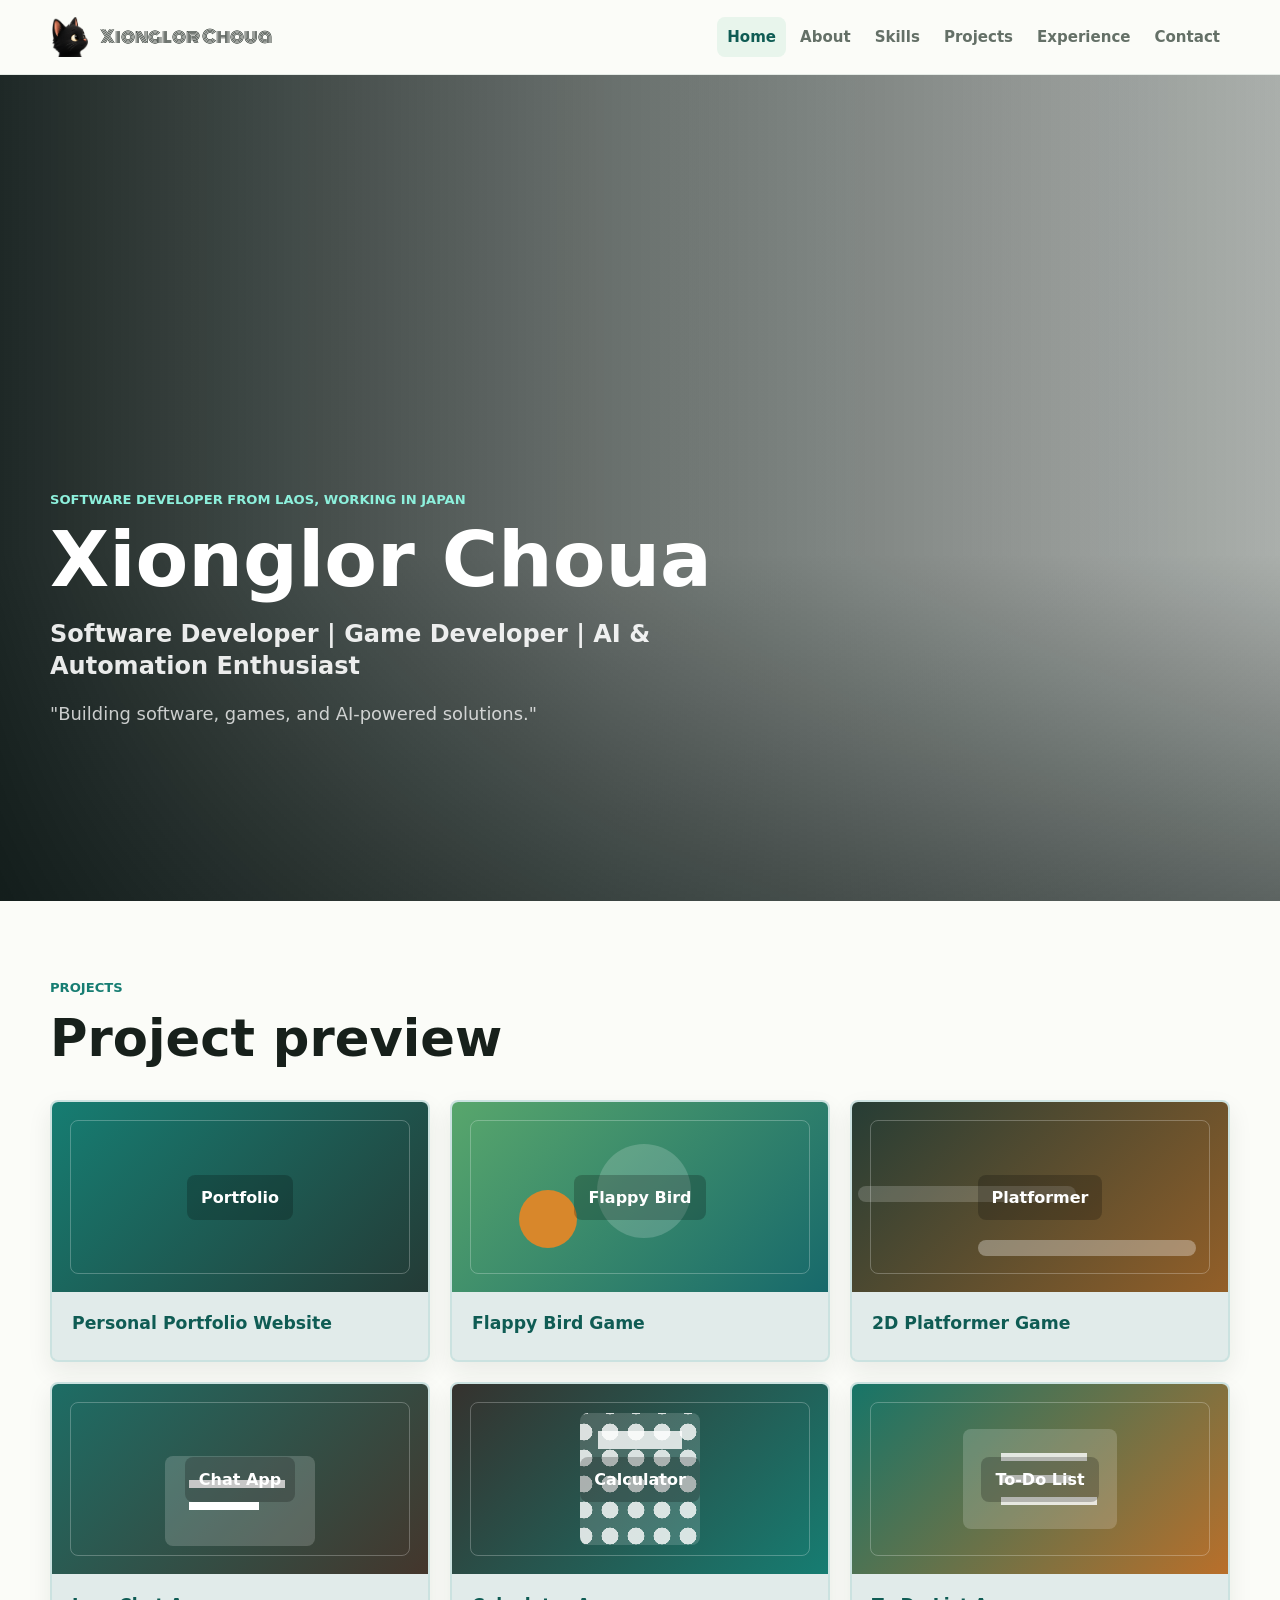
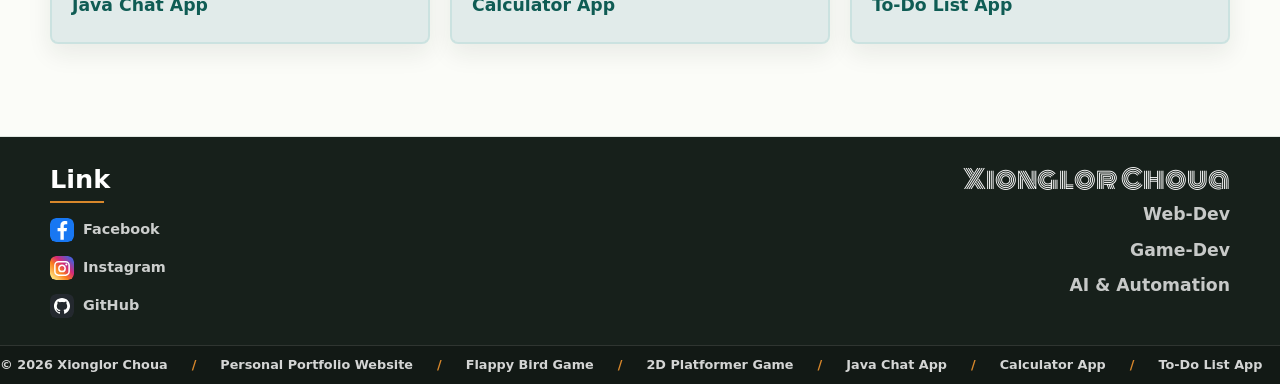
<file: index.html>
<!DOCTYPE html>
<html lang="en">
  <head>
    <meta charset="UTF-8" />
    <meta name="viewport" content="width=device-width, initial-scale=1.0" />
    <title>Xiong-Dev</title>
    <meta
      name="description"
      content="Personal portfolio home page for Xionglor Choua, a software developer from Laos working in Japan."
    />
    <link rel="icon" type="image/png" href="src/assets/images/favicon.png" />
    <link rel="shortcut icon" type="image/png" href="src/assets/images/favicon.png" />
    <link rel="stylesheet" href="src/assets/css/style.css" />
  </head>
  <body data-page="home">
    <header class="site-header">
      <nav class="navbar" aria-label="Main navigation">
        <a class="logo" href="index.html" aria-label="Xionglor Choua home">
          <img class="logo-icon" src="src/assets/images/icon.png" alt="" width="40" height="40" />
          <span class="logo-name">Xionglor Choua</span>
        </a>

        <button
          class="menu-toggle"
          type="button"
          aria-label="Open navigation menu"
          aria-expanded="false"
          aria-controls="primary-menu"
        >
          <span></span>
          <span></span>
          <span></span>
        </button>

        <ul class="nav-links" id="primary-menu">
          <li><a href="index.html" data-page="home">Home</a></li>
          <li><a href="src/pages/about.html" data-page="about">About</a></li>
          <li><a href="src/pages/skills.html" data-page="skills">Skills</a></li>
          <li><a href="src/pages/projects.html" data-page="projects">Projects</a></li>
          <li><a href="src/pages/experience.html" data-page="experience">Experience</a></li>
          <li><a href="src/pages/contact.html" data-page="contact">Contact</a></li>
        </ul>
      </nav>
    </header>

    <main>
      <section class="hero main-visual" id="home">
        <video
          class="main-visual-video"
          autoplay
          muted
          loop
          playsinline
          webkit-playsinline
          disablepictureinpicture
          disableremoteplayback
          controlslist="nodownload nofullscreen noremoteplayback"
          x-webkit-airplay="deny"
          preload="auto"
          aria-hidden="true"
        >
          <source src="src/assets/videos/main-visual.mp4" type="video/mp4" />
        </video>
        <img
          class="main-visual-fallback"
          src="src/assets/images/main-visual-poster.png"
          alt=""
          aria-hidden="true"
        />
        <div class="main-visual-overlay"></div>

        <div class="hero-content reveal">
          <p class="eyebrow">Software Developer from Laos, working in Japan</p>
          <h1>Xionglor Choua</h1>
          <h2>Software Developer | Game Developer | AI &amp; Automation Enthusiast</h2>
          <p class="hero-tagline">"Building software, games, and AI-powered solutions."</p>
        </div>
      </section>

      <section class="section home-projects" aria-labelledby="home-projects-title">
        <div class="section-heading reveal">
          <p class="eyebrow">Projects</p>
          <h2 id="home-projects-title">Project preview</h2>
        </div>

        <div class="home-projects-grid">
          <a class="project-card home-project-card reveal" href="src/pages/projects.html" aria-label="View Personal Portfolio Website project">
            <div class="project-image portfolio-preview" aria-hidden="true">
              <span>Portfolio</span>
            </div>
            <h3>Personal Portfolio Website</h3>
          </a>

          <a class="project-card home-project-card reveal" href="src/pages/projects.html" aria-label="View Flappy Bird Game project">
            <div class="project-image flappy-preview" aria-hidden="true">
              <span>Flappy Bird</span>
            </div>
            <h3>Flappy Bird Game</h3>
          </a>

          <a class="project-card home-project-card reveal" href="src/pages/projects.html" aria-label="View 2D Platformer Game project">
            <div class="project-image platformer-preview" aria-hidden="true">
              <span>Platformer</span>
            </div>
            <h3>2D Platformer Game</h3>
          </a>

          <a class="project-card home-project-card reveal" href="src/pages/projects.html" aria-label="View Java Chat App project">
            <div class="project-image chat-preview" aria-hidden="true">
              <span>Chat App</span>
            </div>
            <h3>Java Chat App</h3>
          </a>

          <a class="project-card home-project-card reveal" href="src/pages/projects.html" aria-label="View Calculator App project">
            <div class="project-image calculator-preview" aria-hidden="true">
              <span>Calculator</span>
            </div>
            <h3>Calculator App</h3>
          </a>

          <a class="project-card home-project-card reveal" href="src/pages/projects.html" aria-label="View To-Do List App project">
            <div class="project-image todo-preview" aria-hidden="true">
              <span>To-Do List</span>
            </div>
            <h3>To-Do List App</h3>
          </a>
        </div>
      </section>
    </main>

    <footer class="site-footer">
      <div class="footer-inner">
        <section class="footer-links" aria-label="Social links">
          <h2>Link</h2>
          <span class="footer-rule"></span>
          <a href="https://www.facebook.com/" target="_blank" rel="noreferrer">
            <img class="footer-social-icon" src="src/assets/images/social-facebook.svg" alt="" width="24" height="24" />
            <span>Facebook</span>
          </a>
          <a href="https://www.instagram.com/" target="_blank" rel="noreferrer">
            <img class="footer-social-icon" src="src/assets/images/social-instagram.svg" alt="" width="24" height="24" />
            <span>Instagram</span>
          </a>
          <a href="https://github.com/" target="_blank" rel="noreferrer">
            <img class="footer-social-icon" src="src/assets/images/social-github.svg" alt="" width="24" height="24" />
            <span>GitHub</span>
          </a>
        </section>

        <section class="footer-brand" aria-label="Developer focus">
          <h2>Xionglor Choua</h2>
          <p>Web-Dev</p>
          <p>Game-Dev</p>
          <p>AI &amp; Automation</p>
        </section>
      </div>

      <div class="footer-marquee" aria-label="Copyright and project list">
        <div class="footer-marquee-track">
          <span>&copy; 2026 Xionglor Choua</span>
          <span>Personal Portfolio Website</span>
          <span>Flappy Bird Game</span>
          <span>2D Platformer Game</span>
          <span>Java Chat App</span>
          <span>Calculator App</span>
          <span>To-Do List App</span>
          <span>&copy; 2026 Xionglor Choua</span>
          <span>Personal Portfolio Website</span>
          <span>Flappy Bird Game</span>
          <span>2D Platformer Game</span>
          <span>Java Chat App</span>
          <span>Calculator App</span>
          <span>To-Do List App</span>
        </div>
      </div>
    </footer>

    <script src="src/assets/js/script.js"></script>
  </body>
</html>
</file>
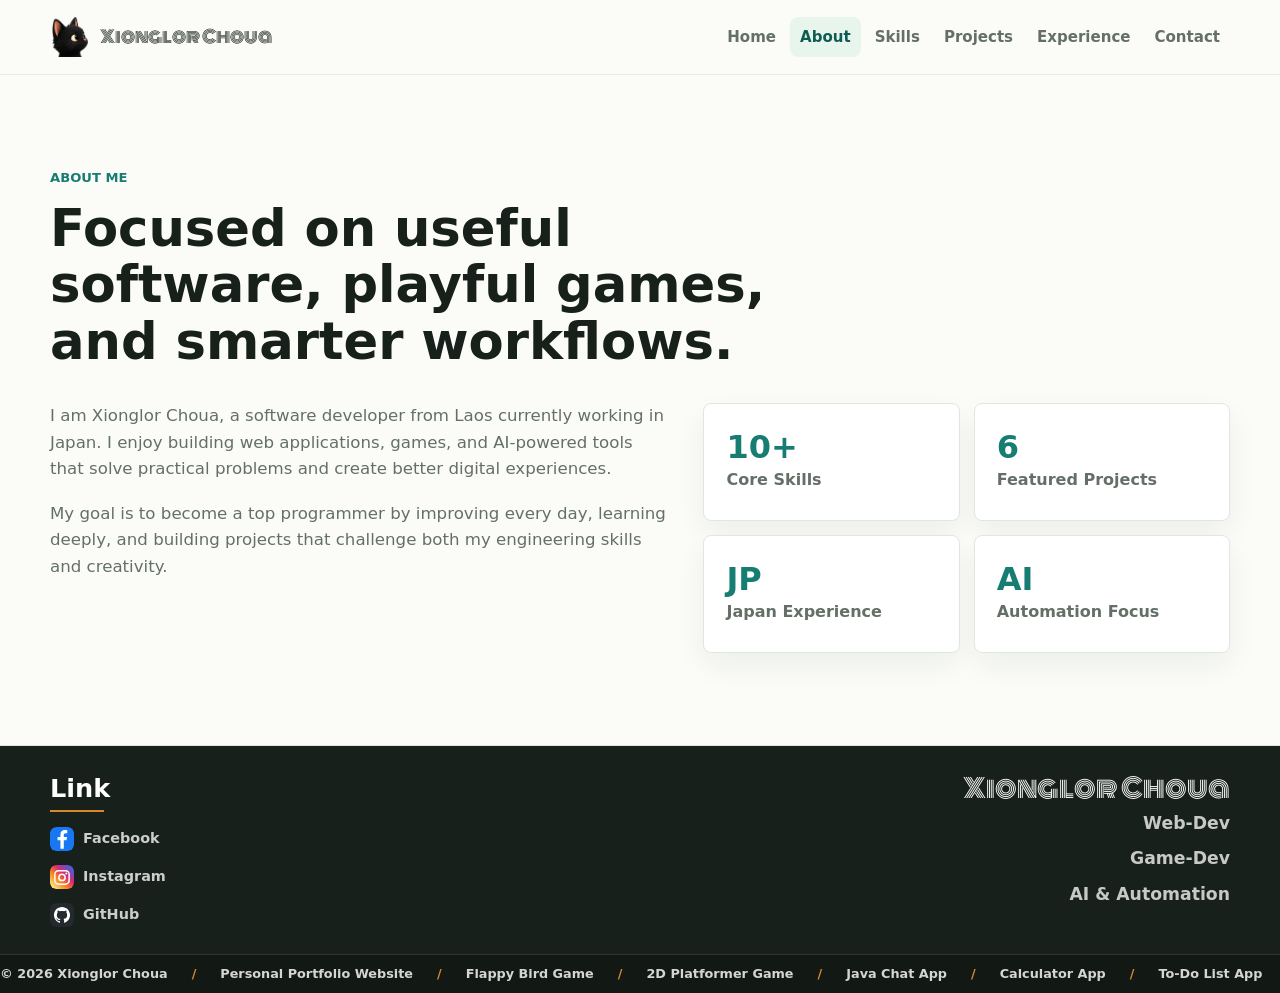
<file: src/pages/about.html>
<!DOCTYPE html>
<html lang="en">
  <head>
    <meta charset="UTF-8" />
    <meta name="viewport" content="width=device-width, initial-scale=1.0" />
    <title>Xiong-Dev</title>
    <meta name="description" content="About Xionglor Choua, a software developer from Laos working in Japan." />
    <link rel="icon" type="image/png" href="../assets/images/favicon.png" />
    <link rel="shortcut icon" type="image/png" href="../assets/images/favicon.png" />
    <link rel="stylesheet" href="../assets/css/style.css" />
  </head>
  <body data-page="about">
    <header class="site-header">
      <nav class="navbar" aria-label="Main navigation">
        <a class="logo" href="../../index.html" aria-label="Xionglor Choua home">
          <img class="logo-icon" src="../assets/images/icon.png" alt="" width="40" height="40" />
          <span class="logo-name">Xionglor Choua</span>
        </a>

        <button
          class="menu-toggle"
          type="button"
          aria-label="Open navigation menu"
          aria-expanded="false"
          aria-controls="primary-menu"
        >
          <span></span>
          <span></span>
          <span></span>
        </button>

        <ul class="nav-links" id="primary-menu">
          <li><a href="../../index.html" data-page="home">Home</a></li>
          <li><a href="about.html" data-page="about">About</a></li>
          <li><a href="skills.html" data-page="skills">Skills</a></li>
          <li><a href="projects.html" data-page="projects">Projects</a></li>
          <li><a href="experience.html" data-page="experience">Experience</a></li>
          <li><a href="contact.html" data-page="contact">Contact</a></li>
        </ul>
      </nav>
    </header>

    <main>
      <section class="section" id="about">
        <div class="section-heading reveal">
          <p class="eyebrow">About Me</p>
          <h2>Focused on useful software, playful games, and smarter workflows.</h2>
        </div>
        <div class="about-grid reveal">
          <div>
            <p>
              I am Xionglor Choua, a software developer from Laos currently
              working in Japan. I enjoy building web applications, games, and
              AI-powered tools that solve practical problems and create better
              digital experiences.
            </p>
            <p>
              My goal is to become a top programmer by improving every day,
              learning deeply, and building projects that challenge both my
              engineering skills and creativity.
            </p>
          </div>
          <div class="stats-grid" aria-label="Portfolio highlights">
            <div class="stat-card">
              <strong>10+</strong>
              <span>Core Skills</span>
            </div>
            <div class="stat-card">
              <strong>6</strong>
              <span>Featured Projects</span>
            </div>
            <div class="stat-card">
              <strong>JP</strong>
              <span>Japan Experience</span>
            </div>
            <div class="stat-card">
              <strong>AI</strong>
              <span>Automation Focus</span>
            </div>
          </div>
        </div>
      </section>
    </main>

    <footer class="site-footer">
      <div class="footer-inner">
        <section class="footer-links" aria-label="Social links">
          <h2>Link</h2>
          <span class="footer-rule"></span>
          <a href="https://www.facebook.com/" target="_blank" rel="noreferrer">
            <img class="footer-social-icon" src="../assets/images/social-facebook.svg" alt="" width="24" height="24" />
            <span>Facebook</span>
          </a>
          <a href="https://www.instagram.com/" target="_blank" rel="noreferrer">
            <img class="footer-social-icon" src="../assets/images/social-instagram.svg" alt="" width="24" height="24" />
            <span>Instagram</span>
          </a>
          <a href="https://github.com/" target="_blank" rel="noreferrer">
            <img class="footer-social-icon" src="../assets/images/social-github.svg" alt="" width="24" height="24" />
            <span>GitHub</span>
          </a>
        </section>

        <section class="footer-brand" aria-label="Developer focus">
          <h2>Xionglor Choua</h2>
          <p>Web-Dev</p>
          <p>Game-Dev</p>
          <p>AI &amp; Automation</p>
        </section>
      </div>

      <div class="footer-marquee" aria-label="Copyright and project list">
        <div class="footer-marquee-track">
          <span>&copy; 2026 Xionglor Choua</span>
          <span>Personal Portfolio Website</span>
          <span>Flappy Bird Game</span>
          <span>2D Platformer Game</span>
          <span>Java Chat App</span>
          <span>Calculator App</span>
          <span>To-Do List App</span>
          <span>&copy; 2026 Xionglor Choua</span>
          <span>Personal Portfolio Website</span>
          <span>Flappy Bird Game</span>
          <span>2D Platformer Game</span>
          <span>Java Chat App</span>
          <span>Calculator App</span>
          <span>To-Do List App</span>
        </div>
      </div>
    </footer>

    <script src="../assets/js/script.js"></script>
  </body>
</html>
</file>
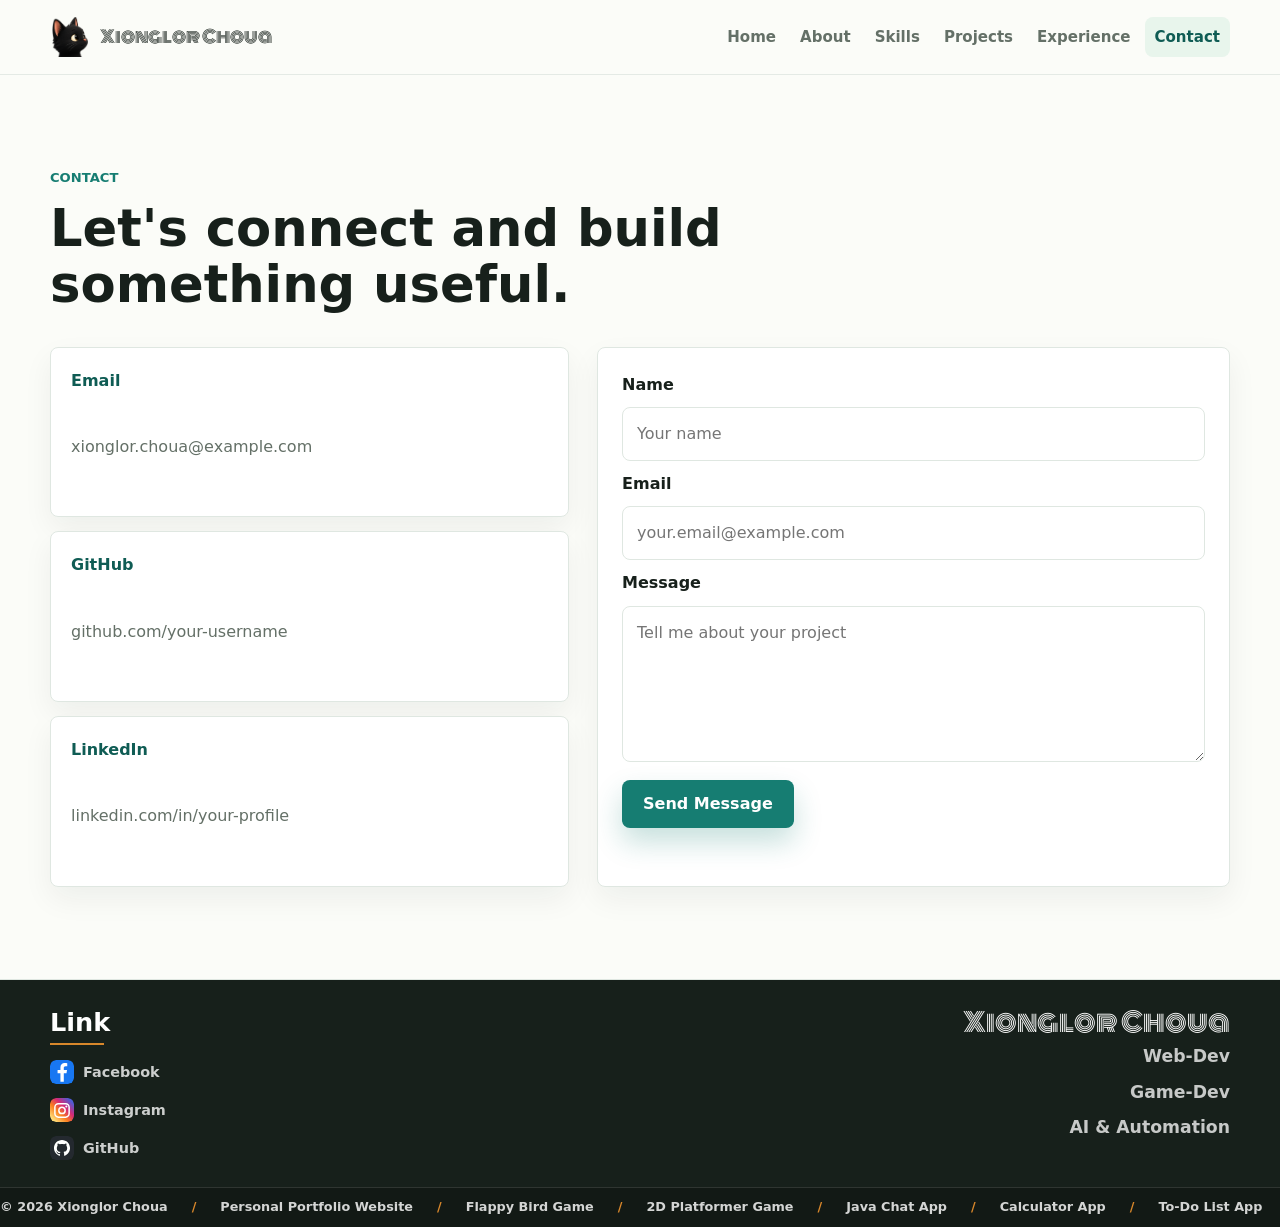
<file: src/pages/contact.html>
<!DOCTYPE html>
<html lang="en">
  <head>
    <meta charset="UTF-8" />
    <meta name="viewport" content="width=device-width, initial-scale=1.0" />
    <title>Xiong-Dev</title>
    <meta name="description" content="Contact Xionglor Choua for software development, game development, and AI automation work." />
    <link rel="icon" type="image/png" href="../assets/images/favicon.png" />
    <link rel="shortcut icon" type="image/png" href="../assets/images/favicon.png" />
    <link rel="stylesheet" href="../assets/css/style.css" />
  </head>
  <body data-page="contact">
    <header class="site-header">
      <nav class="navbar" aria-label="Main navigation">
        <a class="logo" href="../../index.html" aria-label="Xionglor Choua home">
          <img class="logo-icon" src="../assets/images/icon.png" alt="" width="40" height="40" />
          <span class="logo-name">Xionglor Choua</span>
        </a>

        <button
          class="menu-toggle"
          type="button"
          aria-label="Open navigation menu"
          aria-expanded="false"
          aria-controls="primary-menu"
        >
          <span></span>
          <span></span>
          <span></span>
        </button>

        <ul class="nav-links" id="primary-menu">
          <li><a href="../../index.html" data-page="home">Home</a></li>
          <li><a href="about.html" data-page="about">About</a></li>
          <li><a href="skills.html" data-page="skills">Skills</a></li>
          <li><a href="projects.html" data-page="projects">Projects</a></li>
          <li><a href="experience.html" data-page="experience">Experience</a></li>
          <li><a href="contact.html" data-page="contact">Contact</a></li>
        </ul>
      </nav>
    </header>

    <main>
      <section class="section" id="contact">
        <div class="section-heading reveal">
          <p class="eyebrow">Contact</p>
          <h2>Let's connect and build something useful.</h2>
        </div>
        <div class="contact-grid">
          <div class="contact-details reveal">
            <a href="mailto:xionglor.choua@example.com">
              <strong>Email</strong>
              <span>xionglor.choua@example.com</span>
            </a>
            <a href="https://github.com/" target="_blank" rel="noreferrer">
              <strong>GitHub</strong>
              <span>github.com/your-username</span>
            </a>
            <a href="https://www.linkedin.com/" target="_blank" rel="noreferrer">
              <strong>LinkedIn</strong>
              <span>linkedin.com/in/your-profile</span>
            </a>
          </div>

          <form class="contact-form reveal" id="contact-form">
            <label for="name">Name</label>
            <input id="name" name="name" type="text" placeholder="Your name" required />

            <label for="email">Email</label>
            <input id="email" name="email" type="email" placeholder="your.email@example.com" required />

            <label for="message">Message</label>
            <textarea id="message" name="message" rows="5" placeholder="Tell me about your project" required></textarea>

            <button class="button button-primary" type="submit">Send Message</button>
            <p class="form-status" id="form-status" role="status" aria-live="polite"></p>
          </form>
        </div>
      </section>
    </main>

    <footer class="site-footer">
      <div class="footer-inner">
        <section class="footer-links" aria-label="Social links">
          <h2>Link</h2>
          <span class="footer-rule"></span>
          <a href="https://www.facebook.com/" target="_blank" rel="noreferrer">
            <img class="footer-social-icon" src="../assets/images/social-facebook.svg" alt="" width="24" height="24" />
            <span>Facebook</span>
          </a>
          <a href="https://www.instagram.com/" target="_blank" rel="noreferrer">
            <img class="footer-social-icon" src="../assets/images/social-instagram.svg" alt="" width="24" height="24" />
            <span>Instagram</span>
          </a>
          <a href="https://github.com/" target="_blank" rel="noreferrer">
            <img class="footer-social-icon" src="../assets/images/social-github.svg" alt="" width="24" height="24" />
            <span>GitHub</span>
          </a>
        </section>

        <section class="footer-brand" aria-label="Developer focus">
          <h2>Xionglor Choua</h2>
          <p>Web-Dev</p>
          <p>Game-Dev</p>
          <p>AI &amp; Automation</p>
        </section>
      </div>

      <div class="footer-marquee" aria-label="Copyright and project list">
        <div class="footer-marquee-track">
          <span>&copy; 2026 Xionglor Choua</span>
          <span>Personal Portfolio Website</span>
          <span>Flappy Bird Game</span>
          <span>2D Platformer Game</span>
          <span>Java Chat App</span>
          <span>Calculator App</span>
          <span>To-Do List App</span>
          <span>&copy; 2026 Xionglor Choua</span>
          <span>Personal Portfolio Website</span>
          <span>Flappy Bird Game</span>
          <span>2D Platformer Game</span>
          <span>Java Chat App</span>
          <span>Calculator App</span>
          <span>To-Do List App</span>
        </div>
      </div>
    </footer>

    <script src="../assets/js/script.js"></script>
  </body>
</html>
</file>
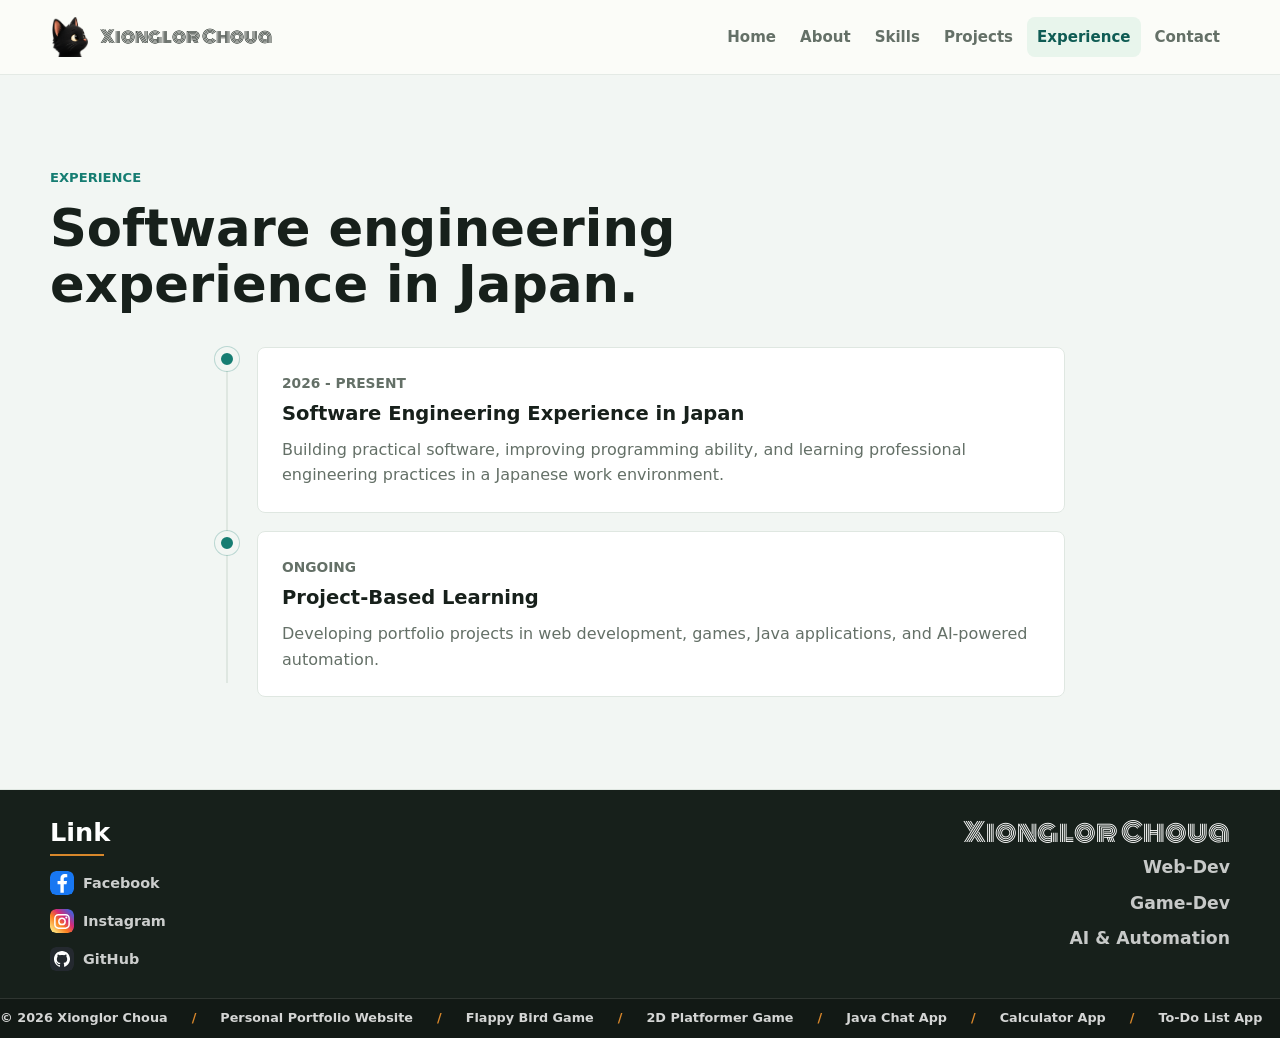
<file: src/pages/experience.html>
<!DOCTYPE html>
<html lang="en">
  <head>
    <meta charset="UTF-8" />
    <meta name="viewport" content="width=device-width, initial-scale=1.0" />
    <title>Xiong-Dev</title>
    <meta name="description" content="Software engineering experience in Japan for Xionglor Choua." />
    <link rel="icon" type="image/png" href="../assets/images/favicon.png" />
    <link rel="shortcut icon" type="image/png" href="../assets/images/favicon.png" />
    <link rel="stylesheet" href="../assets/css/style.css" />
  </head>
  <body data-page="experience">
    <header class="site-header">
      <nav class="navbar" aria-label="Main navigation">
        <a class="logo" href="../../index.html" aria-label="Xionglor Choua home">
          <img class="logo-icon" src="../assets/images/icon.png" alt="" width="40" height="40" />
          <span class="logo-name">Xionglor Choua</span>
        </a>

        <button
          class="menu-toggle"
          type="button"
          aria-label="Open navigation menu"
          aria-expanded="false"
          aria-controls="primary-menu"
        >
          <span></span>
          <span></span>
          <span></span>
        </button>

        <ul class="nav-links" id="primary-menu">
          <li><a href="../../index.html" data-page="home">Home</a></li>
          <li><a href="about.html" data-page="about">About</a></li>
          <li><a href="skills.html" data-page="skills">Skills</a></li>
          <li><a href="projects.html" data-page="projects">Projects</a></li>
          <li><a href="experience.html" data-page="experience">Experience</a></li>
          <li><a href="contact.html" data-page="contact">Contact</a></li>
        </ul>
      </nav>
    </header>

    <main>
      <section class="section section-muted" id="experience">
        <div class="section-heading reveal">
          <p class="eyebrow">Experience</p>
          <h2>Software engineering experience in Japan.</h2>
        </div>
        <div class="timeline reveal">
          <article class="timeline-item">
            <span class="timeline-dot"></span>
            <div>
              <p class="timeline-date">2026 - Present</p>
              <h3>Software Engineering Experience in Japan</h3>
              <p>
                Building practical software, improving programming ability, and
                learning professional engineering practices in a Japanese work environment.
              </p>
            </div>
          </article>
          <article class="timeline-item">
            <span class="timeline-dot"></span>
            <div>
              <p class="timeline-date">Ongoing</p>
              <h3>Project-Based Learning</h3>
              <p>
                Developing portfolio projects in web development, games, Java
                applications, and AI-powered automation.
              </p>
            </div>
          </article>
        </div>
      </section>
    </main>

    <footer class="site-footer">
      <div class="footer-inner">
        <section class="footer-links" aria-label="Social links">
          <h2>Link</h2>
          <span class="footer-rule"></span>
          <a href="https://www.facebook.com/" target="_blank" rel="noreferrer">
            <img class="footer-social-icon" src="../assets/images/social-facebook.svg" alt="" width="24" height="24" />
            <span>Facebook</span>
          </a>
          <a href="https://www.instagram.com/" target="_blank" rel="noreferrer">
            <img class="footer-social-icon" src="../assets/images/social-instagram.svg" alt="" width="24" height="24" />
            <span>Instagram</span>
          </a>
          <a href="https://github.com/" target="_blank" rel="noreferrer">
            <img class="footer-social-icon" src="../assets/images/social-github.svg" alt="" width="24" height="24" />
            <span>GitHub</span>
          </a>
        </section>

        <section class="footer-brand" aria-label="Developer focus">
          <h2>Xionglor Choua</h2>
          <p>Web-Dev</p>
          <p>Game-Dev</p>
          <p>AI &amp; Automation</p>
        </section>
      </div>

      <div class="footer-marquee" aria-label="Copyright and project list">
        <div class="footer-marquee-track">
          <span>&copy; 2026 Xionglor Choua</span>
          <span>Personal Portfolio Website</span>
          <span>Flappy Bird Game</span>
          <span>2D Platformer Game</span>
          <span>Java Chat App</span>
          <span>Calculator App</span>
          <span>To-Do List App</span>
          <span>&copy; 2026 Xionglor Choua</span>
          <span>Personal Portfolio Website</span>
          <span>Flappy Bird Game</span>
          <span>2D Platformer Game</span>
          <span>Java Chat App</span>
          <span>Calculator App</span>
          <span>To-Do List App</span>
        </div>
      </div>
    </footer>

    <script src="../assets/js/script.js"></script>
  </body>
</html>
</file>
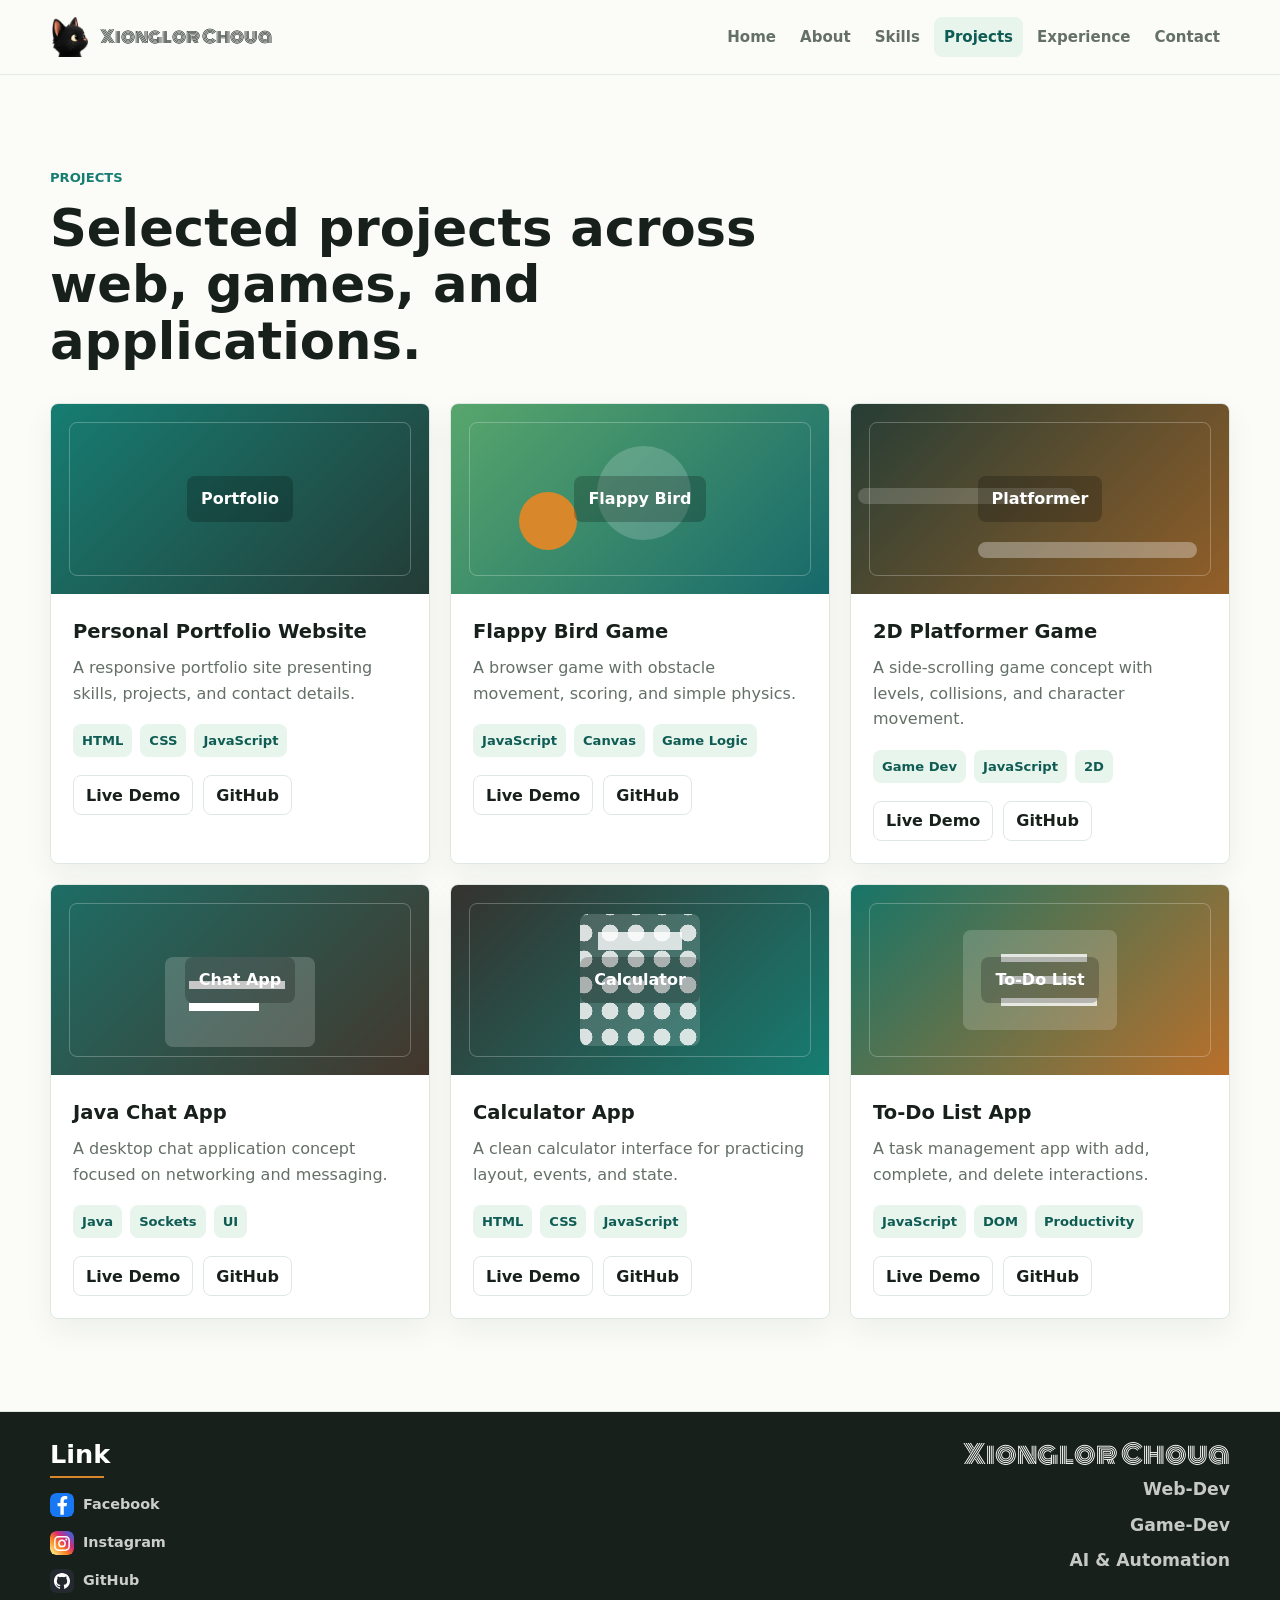
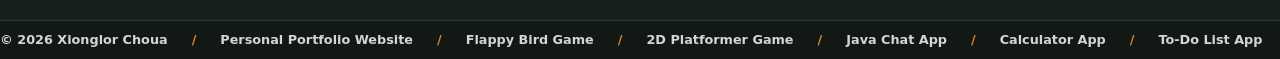
<file: src/pages/projects.html>
<!DOCTYPE html>
<html lang="en">
  <head>
    <meta charset="UTF-8" />
    <meta name="viewport" content="width=device-width, initial-scale=1.0" />
    <title>Xiong-Dev</title>
    <meta name="description" content="Selected software, game, and web projects by Xionglor Choua." />
    <link rel="icon" type="image/png" href="../assets/images/favicon.png" />
    <link rel="shortcut icon" type="image/png" href="../assets/images/favicon.png" />
    <link rel="stylesheet" href="../assets/css/style.css" />
  </head>
  <body data-page="projects">
    <header class="site-header">
      <nav class="navbar" aria-label="Main navigation">
        <a class="logo" href="../../index.html" aria-label="Xionglor Choua home">
          <img class="logo-icon" src="../assets/images/icon.png" alt="" width="40" height="40" />
          <span class="logo-name">Xionglor Choua</span>
        </a>

        <button
          class="menu-toggle"
          type="button"
          aria-label="Open navigation menu"
          aria-expanded="false"
          aria-controls="primary-menu"
        >
          <span></span>
          <span></span>
          <span></span>
        </button>

        <ul class="nav-links" id="primary-menu">
          <li><a href="../../index.html" data-page="home">Home</a></li>
          <li><a href="about.html" data-page="about">About</a></li>
          <li><a href="skills.html" data-page="skills">Skills</a></li>
          <li><a href="projects.html" data-page="projects">Projects</a></li>
          <li><a href="experience.html" data-page="experience">Experience</a></li>
          <li><a href="contact.html" data-page="contact">Contact</a></li>
        </ul>
      </nav>
    </header>

    <main>
      <section class="section" id="projects">
        <div class="section-heading reveal">
          <p class="eyebrow">Projects</p>
          <h2>Selected projects across web, games, and applications.</h2>
        </div>
        <div class="projects-grid">
          <article class="project-card reveal">
            <div class="project-image portfolio-preview" aria-label="Portfolio website preview">
              <span>Portfolio</span>
            </div>
            <div class="project-content">
              <h3>Personal Portfolio Website</h3>
              <p>A responsive portfolio site presenting skills, projects, and contact details.</p>
              <div class="tags">
                <span>HTML</span>
                <span>CSS</span>
                <span>JavaScript</span>
              </div>
              <div class="project-actions">
                <a href="#" aria-label="Personal Portfolio Website live demo">Live Demo</a>
                <a href="#" aria-label="Personal Portfolio Website GitHub repository">GitHub</a>
              </div>
            </div>
          </article>

          <article class="project-card reveal">
            <div class="project-image flappy-preview" aria-label="Flappy Bird game preview">
              <span>Flappy Bird</span>
            </div>
            <div class="project-content">
              <h3>Flappy Bird Game</h3>
              <p>A browser game with obstacle movement, scoring, and simple physics.</p>
              <div class="tags">
                <span>JavaScript</span>
                <span>Canvas</span>
                <span>Game Logic</span>
              </div>
              <div class="project-actions">
                <a href="#" aria-label="Flappy Bird Game live demo">Live Demo</a>
                <a href="#" aria-label="Flappy Bird Game GitHub repository">GitHub</a>
              </div>
            </div>
          </article>

          <article class="project-card reveal">
            <div class="project-image platformer-preview" aria-label="2D Platformer game preview">
              <span>Platformer</span>
            </div>
            <div class="project-content">
              <h3>2D Platformer Game</h3>
              <p>A side-scrolling game concept with levels, collisions, and character movement.</p>
              <div class="tags">
                <span>Game Dev</span>
                <span>JavaScript</span>
                <span>2D</span>
              </div>
              <div class="project-actions">
                <a href="#" aria-label="2D Platformer Game live demo">Live Demo</a>
                <a href="#" aria-label="2D Platformer Game GitHub repository">GitHub</a>
              </div>
            </div>
          </article>

          <article class="project-card reveal">
            <div class="project-image chat-preview" aria-label="Java Chat App preview">
              <span>Chat App</span>
            </div>
            <div class="project-content">
              <h3>Java Chat App</h3>
              <p>A desktop chat application concept focused on networking and messaging.</p>
              <div class="tags">
                <span>Java</span>
                <span>Sockets</span>
                <span>UI</span>
              </div>
              <div class="project-actions">
                <a href="#" aria-label="Java Chat App live demo">Live Demo</a>
                <a href="#" aria-label="Java Chat App GitHub repository">GitHub</a>
              </div>
            </div>
          </article>

          <article class="project-card reveal">
            <div class="project-image calculator-preview" aria-label="Calculator App preview">
              <span>Calculator</span>
            </div>
            <div class="project-content">
              <h3>Calculator App</h3>
              <p>A clean calculator interface for practicing layout, events, and state.</p>
              <div class="tags">
                <span>HTML</span>
                <span>CSS</span>
                <span>JavaScript</span>
              </div>
              <div class="project-actions">
                <a href="#" aria-label="Calculator App live demo">Live Demo</a>
                <a href="#" aria-label="Calculator App GitHub repository">GitHub</a>
              </div>
            </div>
          </article>

          <article class="project-card reveal">
            <div class="project-image todo-preview" aria-label="To-Do List App preview">
              <span>To-Do List</span>
            </div>
            <div class="project-content">
              <h3>To-Do List App</h3>
              <p>A task management app with add, complete, and delete interactions.</p>
              <div class="tags">
                <span>JavaScript</span>
                <span>DOM</span>
                <span>Productivity</span>
              </div>
              <div class="project-actions">
                <a href="#" aria-label="To-Do List App live demo">Live Demo</a>
                <a href="#" aria-label="To-Do List App GitHub repository">GitHub</a>
              </div>
            </div>
          </article>
        </div>
      </section>
    </main>

    <footer class="site-footer">
      <div class="footer-inner">
        <section class="footer-links" aria-label="Social links">
          <h2>Link</h2>
          <span class="footer-rule"></span>
          <a href="https://www.facebook.com/" target="_blank" rel="noreferrer">
            <img class="footer-social-icon" src="../assets/images/social-facebook.svg" alt="" width="24" height="24" />
            <span>Facebook</span>
          </a>
          <a href="https://www.instagram.com/" target="_blank" rel="noreferrer">
            <img class="footer-social-icon" src="../assets/images/social-instagram.svg" alt="" width="24" height="24" />
            <span>Instagram</span>
          </a>
          <a href="https://github.com/" target="_blank" rel="noreferrer">
            <img class="footer-social-icon" src="../assets/images/social-github.svg" alt="" width="24" height="24" />
            <span>GitHub</span>
          </a>
        </section>

        <section class="footer-brand" aria-label="Developer focus">
          <h2>Xionglor Choua</h2>
          <p>Web-Dev</p>
          <p>Game-Dev</p>
          <p>AI &amp; Automation</p>
        </section>
      </div>

      <div class="footer-marquee" aria-label="Copyright and project list">
        <div class="footer-marquee-track">
          <span>&copy; 2026 Xionglor Choua</span>
          <span>Personal Portfolio Website</span>
          <span>Flappy Bird Game</span>
          <span>2D Platformer Game</span>
          <span>Java Chat App</span>
          <span>Calculator App</span>
          <span>To-Do List App</span>
          <span>&copy; 2026 Xionglor Choua</span>
          <span>Personal Portfolio Website</span>
          <span>Flappy Bird Game</span>
          <span>2D Platformer Game</span>
          <span>Java Chat App</span>
          <span>Calculator App</span>
          <span>To-Do List App</span>
        </div>
      </div>
    </footer>

    <script src="../assets/js/script.js"></script>
  </body>
</html>
</file>
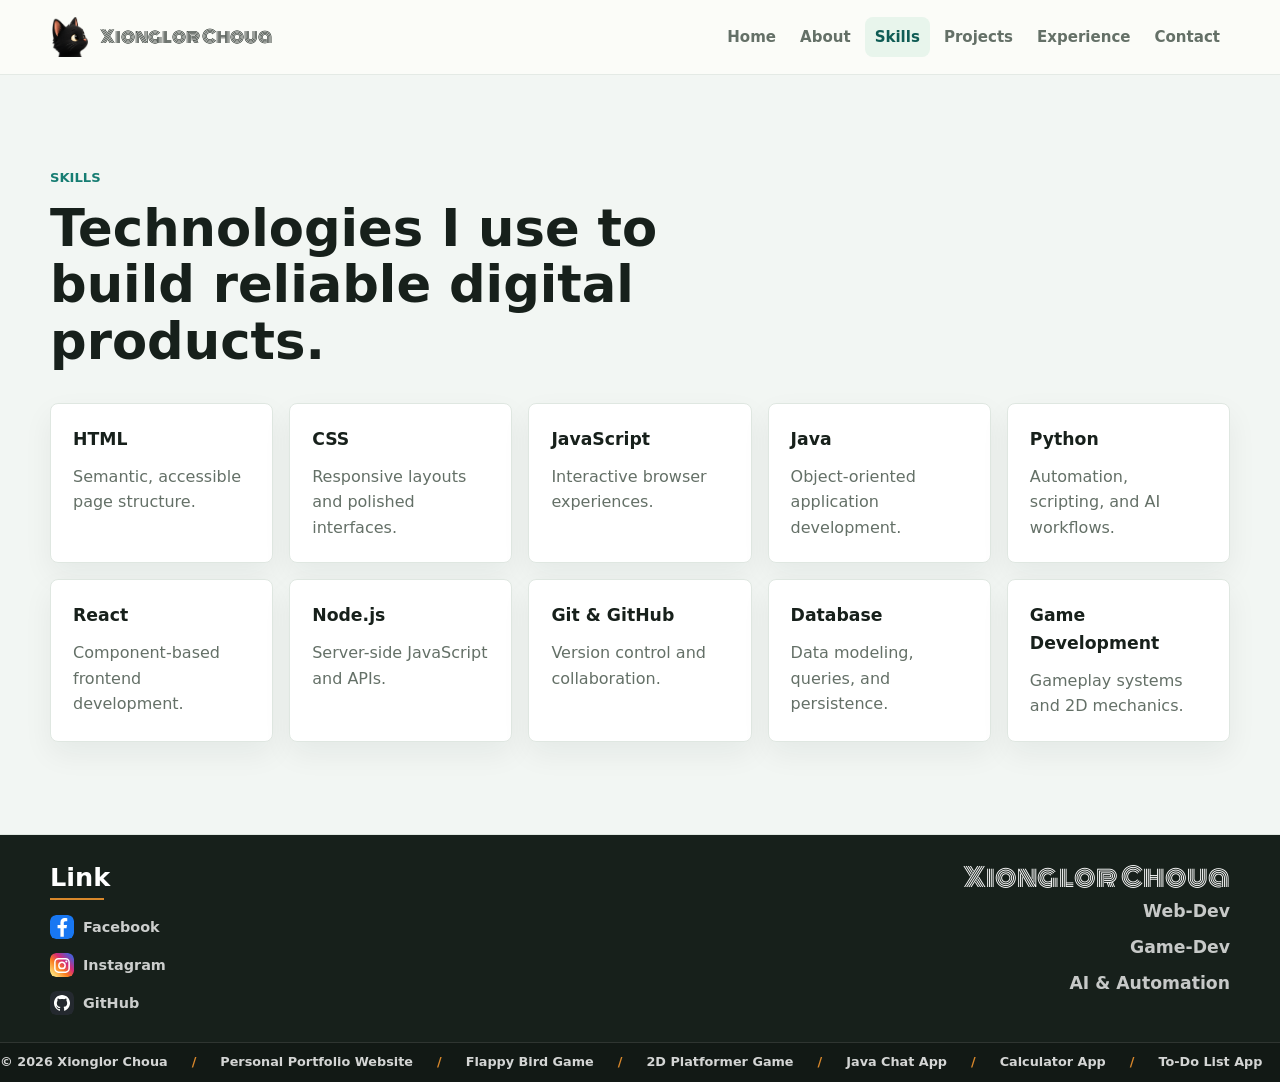
<file: src/pages/skills.html>
<!DOCTYPE html>
<html lang="en">
  <head>
    <meta charset="UTF-8" />
    <meta name="viewport" content="width=device-width, initial-scale=1.0" />
    <title>Xiong-Dev</title>
    <meta name="description" content="Programming and software development skills for Xionglor Choua." />
    <link rel="icon" type="image/png" href="../assets/images/favicon.png" />
    <link rel="shortcut icon" type="image/png" href="../assets/images/favicon.png" />
    <link rel="stylesheet" href="../assets/css/style.css" />
  </head>
  <body data-page="skills">
    <header class="site-header">
      <nav class="navbar" aria-label="Main navigation">
        <a class="logo" href="../../index.html" aria-label="Xionglor Choua home">
          <img class="logo-icon" src="../assets/images/icon.png" alt="" width="40" height="40" />
          <span class="logo-name">Xionglor Choua</span>
        </a>

        <button
          class="menu-toggle"
          type="button"
          aria-label="Open navigation menu"
          aria-expanded="false"
          aria-controls="primary-menu"
        >
          <span></span>
          <span></span>
          <span></span>
        </button>

        <ul class="nav-links" id="primary-menu">
          <li><a href="../../index.html" data-page="home">Home</a></li>
          <li><a href="about.html" data-page="about">About</a></li>
          <li><a href="skills.html" data-page="skills">Skills</a></li>
          <li><a href="projects.html" data-page="projects">Projects</a></li>
          <li><a href="experience.html" data-page="experience">Experience</a></li>
          <li><a href="contact.html" data-page="contact">Contact</a></li>
        </ul>
      </nav>
    </header>

    <main>
      <section class="section section-muted" id="skills">
        <div class="section-heading reveal">
          <p class="eyebrow">Skills</p>
          <h2>Technologies I use to build reliable digital products.</h2>
        </div>
        <div class="skills-grid">
          <article class="skill-card reveal">
            <span>HTML</span>
            <p>Semantic, accessible page structure.</p>
          </article>
          <article class="skill-card reveal">
            <span>CSS</span>
            <p>Responsive layouts and polished interfaces.</p>
          </article>
          <article class="skill-card reveal">
            <span>JavaScript</span>
            <p>Interactive browser experiences.</p>
          </article>
          <article class="skill-card reveal">
            <span>Java</span>
            <p>Object-oriented application development.</p>
          </article>
          <article class="skill-card reveal">
            <span>Python</span>
            <p>Automation, scripting, and AI workflows.</p>
          </article>
          <article class="skill-card reveal">
            <span>React</span>
            <p>Component-based frontend development.</p>
          </article>
          <article class="skill-card reveal">
            <span>Node.js</span>
            <p>Server-side JavaScript and APIs.</p>
          </article>
          <article class="skill-card reveal">
            <span>Git &amp; GitHub</span>
            <p>Version control and collaboration.</p>
          </article>
          <article class="skill-card reveal">
            <span>Database</span>
            <p>Data modeling, queries, and persistence.</p>
          </article>
          <article class="skill-card reveal">
            <span>Game Development</span>
            <p>Gameplay systems and 2D mechanics.</p>
          </article>
        </div>
      </section>
    </main>

    <footer class="site-footer">
      <div class="footer-inner">
        <section class="footer-links" aria-label="Social links">
          <h2>Link</h2>
          <span class="footer-rule"></span>
          <a href="https://www.facebook.com/" target="_blank" rel="noreferrer">
            <img class="footer-social-icon" src="../assets/images/social-facebook.svg" alt="" width="24" height="24" />
            <span>Facebook</span>
          </a>
          <a href="https://www.instagram.com/" target="_blank" rel="noreferrer">
            <img class="footer-social-icon" src="../assets/images/social-instagram.svg" alt="" width="24" height="24" />
            <span>Instagram</span>
          </a>
          <a href="https://github.com/" target="_blank" rel="noreferrer">
            <img class="footer-social-icon" src="../assets/images/social-github.svg" alt="" width="24" height="24" />
            <span>GitHub</span>
          </a>
        </section>

        <section class="footer-brand" aria-label="Developer focus">
          <h2>Xionglor Choua</h2>
          <p>Web-Dev</p>
          <p>Game-Dev</p>
          <p>AI &amp; Automation</p>
        </section>
      </div>

      <div class="footer-marquee" aria-label="Copyright and project list">
        <div class="footer-marquee-track">
          <span>&copy; 2026 Xionglor Choua</span>
          <span>Personal Portfolio Website</span>
          <span>Flappy Bird Game</span>
          <span>2D Platformer Game</span>
          <span>Java Chat App</span>
          <span>Calculator App</span>
          <span>To-Do List App</span>
          <span>&copy; 2026 Xionglor Choua</span>
          <span>Personal Portfolio Website</span>
          <span>Flappy Bird Game</span>
          <span>2D Platformer Game</span>
          <span>Java Chat App</span>
          <span>Calculator App</span>
          <span>To-Do List App</span>
        </div>
      </div>
    </footer>

    <script src="../assets/js/script.js"></script>
  </body>
</html>
</file>
<file: src/assets/css/style.css>
@import url("https://fonts.googleapis.com/css2?family=Monoton&display=swap");

:root {
  --bg: #fbfcf8;
  --surface: #ffffff;
  --surface-soft: #f2f6f3;
  --ink: #17201b;
  --muted: #647067;
  --line: #dfe7e1;
  --primary: #167d72;
  --primary-dark: #0f5c54;
  --accent: #d8872b;
  --accent-soft: #fff2df;
  --green-soft: #e8f5ec;
  --shadow: 0 20px 50px rgba(23, 32, 27, 0.1);
  --radius: 8px;
  --max-width: 1180px;
}

* {
  box-sizing: border-box;
  margin: 0;
  padding: 0;
}

html {
  scroll-behavior: smooth;
  scroll-padding-top: 84px;
}

body {
  background: var(--bg);
  color: var(--ink);
  display: flex;
  min-height: 100vh;
  flex-direction: column;
  font-family: Inter, ui-sans-serif, system-ui, -apple-system, BlinkMacSystemFont, "Segoe UI", sans-serif;
  line-height: 1.6;
}

main {
  flex: 1;
}

img,
svg {
  display: block;
  max-width: 100%;
}

a {
  color: inherit;
  text-decoration: none;
}

button,
input,
textarea {
  font: inherit;
}

.site-header {
  position: sticky;
  top: 0;
  z-index: 20;
  border-bottom: 1px solid rgba(223, 231, 225, 0.8);
  background: rgba(251, 252, 248, 0.9);
  backdrop-filter: blur(18px);
}

.navbar {
  display: flex;
  align-items: center;
  justify-content: space-between;
  width: min(100% - 32px, var(--max-width));
  min-height: 74px;
  margin: 0 auto;
}

.logo {
  display: inline-flex;
  align-items: center;
  gap: 10px;
  color: var(--ink);
  font-weight: 800;
}

.logo-name {
  font-family: "Monoton", sans-serif;
  font-size: 1.08rem;
  font-weight: 400;
}

.logo-icon {
  width: 40px;
  height: 40px;
  border-radius: 8px;
  object-fit: contain;
}

.nav-links {
  display: flex;
  align-items: center;
  gap: 4px;
  list-style: none;
}

.nav-links a {
  display: inline-flex;
  min-height: 40px;
  align-items: center;
  border-radius: 8px;
  color: var(--muted);
  font-size: 0.94rem;
  font-weight: 700;
  padding: 0 10px;
  transition: background 180ms ease, color 180ms ease;
}

.nav-links a:hover,
.nav-links a.active {
  background: var(--green-soft);
  color: var(--primary-dark);
}

.menu-toggle {
  display: none;
  width: 44px;
  height: 44px;
  align-items: center;
  justify-content: center;
  flex-direction: column;
  gap: 5px;
  border: 1px solid var(--line);
  border-radius: 8px;
  background: var(--surface);
  cursor: pointer;
}

.menu-toggle span {
  width: 20px;
  height: 2px;
  border-radius: 99px;
  background: var(--ink);
  transition: transform 180ms ease, opacity 180ms ease;
}

.menu-toggle.is-open span:nth-child(1) {
  transform: translateY(7px) rotate(45deg);
}

.menu-toggle.is-open span:nth-child(2) {
  opacity: 0;
}

.menu-toggle.is-open span:nth-child(3) {
  transform: translateY(-7px) rotate(-45deg);
}

.section {
  width: min(100% - 32px, var(--max-width));
  margin: 0 auto;
  padding: 92px 0;
}

.section-muted {
  width: 100%;
  max-width: none;
  padding-inline: max(16px, calc((100% - var(--max-width)) / 2));
  background: var(--surface-soft);
}

.hero {
  position: relative;
  display: grid;
  width: 100%;
  min-height: calc(100svh - 74px);
  align-items: end;
  overflow: hidden;
  isolation: isolate;
  padding: clamp(88px, 12vw, 140px) max(16px, calc((100% - var(--max-width)) / 2));
}

.hero-content {
  position: relative;
  z-index: 1;
  max-width: 780px;
}

.main-visual-video,
.main-visual-fallback,
.main-visual-overlay {
  position: absolute;
  inset: 0;
}

.main-visual-video,
.main-visual-fallback {
  z-index: -2;
  width: 100%;
  height: 100%;
  object-fit: cover;
  pointer-events: none;
  -webkit-transform: translateZ(0);
  transform: translateZ(0);
}

.main-visual-fallback {
  display: none;
  animation: mainVisualPosterMove 13s ease-in-out infinite alternate;
}

.main-visual-video::-webkit-media-controls,
.main-visual-video::-webkit-media-controls-panel,
.main-visual-video::-webkit-media-controls-play-button,
.main-visual-video::-webkit-media-controls-start-playback-button {
  display: none !important;
  -webkit-appearance: none;
}

@supports (-webkit-touch-callout: none) {
  @media (hover: none) and (pointer: coarse) {
    .main-visual-video {
      display: none;
    }

    .main-visual-fallback {
      display: block;
    }
  }
}

@keyframes mainVisualPosterMove {
  from {
    transform: scale(1.03) translate3d(-1%, 0, 0);
  }

  to {
    transform: scale(1.1) translate3d(1%, -1%, 0);
  }
}

.main-visual-overlay {
  z-index: -1;
  background:
    linear-gradient(90deg, rgba(7, 18, 16, 0.9), rgba(7, 18, 16, 0.58) 48%, rgba(7, 18, 16, 0.3)),
    linear-gradient(0deg, rgba(7, 18, 16, 0.5), rgba(7, 18, 16, 0.04) 42%);
}

.main-visual .eyebrow {
  color: #8df0dc;
}

.eyebrow {
  color: var(--primary);
  font-size: 0.82rem;
  font-weight: 800;
  margin-bottom: 12px;
  text-transform: uppercase;
}

.hero h1 {
  max-width: 720px;
  color: #ffffff;
  font-size: clamp(3rem, 6vw, 5.7rem);
  line-height: 0.98;
  margin-bottom: 20px;
}

.hero h2 {
  max-width: 760px;
  color: rgba(255, 255, 255, 0.9);
  font-size: clamp(1.1rem, 2vw, 1.5rem);
  font-weight: 800;
  line-height: 1.35;
  margin-bottom: 18px;
}

.hero-tagline {
  max-width: 600px;
  color: rgba(255, 255, 255, 0.76);
  font-size: 1.12rem;
  margin-bottom: 32px;
}

.button {
  display: inline-flex;
  min-height: 48px;
  align-items: center;
  justify-content: center;
  border: 1px solid transparent;
  border-radius: 8px;
  cursor: pointer;
  font-weight: 800;
  padding: 0 20px;
  transition: transform 180ms ease, box-shadow 180ms ease, background 180ms ease, color 180ms ease;
}

.button:hover {
  transform: translateY(-2px);
}

.button-primary {
  background: var(--primary);
  box-shadow: 0 14px 28px rgba(22, 125, 114, 0.24);
  color: #ffffff;
}

.button-primary:hover {
  background: var(--primary-dark);
}

.button-secondary {
  border-color: var(--line);
  background: var(--surface);
  color: var(--ink);
}

.button-secondary:hover {
  box-shadow: var(--shadow);
}

.section-heading {
  max-width: 760px;
  margin-bottom: 34px;
}

.section-heading h2 {
  font-size: clamp(2rem, 4vw, 3.2rem);
  line-height: 1.1;
}

.about-grid {
  display: grid;
  align-items: start;
  grid-template-columns: 1fr 0.85fr;
  gap: 34px;
}

.about-grid p {
  color: var(--muted);
  font-size: 1.04rem;
  margin-bottom: 18px;
}

.stats-grid {
  display: grid;
  grid-template-columns: repeat(2, minmax(0, 1fr));
  gap: 14px;
}

.stat-card,
.skill-card,
.project-card,
.contact-details a,
.contact-form {
  border: 1px solid var(--line);
  border-radius: var(--radius);
  background: var(--surface);
  box-shadow: 0 12px 30px rgba(23, 32, 27, 0.06);
}

.stat-card {
  display: grid;
  min-height: 118px;
  align-content: center;
  gap: 4px;
  padding: 22px;
}

.stat-card strong {
  color: var(--primary);
  font-size: 2rem;
  line-height: 1;
}

.stat-card span {
  color: var(--muted);
  font-weight: 700;
}

.skills-grid {
  display: grid;
  grid-template-columns: repeat(5, minmax(0, 1fr));
  gap: 16px;
  width: min(100%, var(--max-width));
  margin: 0 auto;
}

.skill-card {
  min-height: 148px;
  padding: 22px;
  transition: border-color 180ms ease, box-shadow 180ms ease, transform 180ms ease;
}

.skill-card:hover {
  border-color: rgba(22, 125, 114, 0.45);
  box-shadow: var(--shadow);
  transform: translateY(-6px);
}

.skill-card span {
  display: block;
  color: var(--ink);
  font-size: 1.08rem;
  font-weight: 900;
  margin-bottom: 10px;
}

.skill-card p,
.project-content p,
.timeline-item p {
  color: var(--muted);
}

.projects-grid {
  display: grid;
  grid-template-columns: repeat(3, minmax(0, 1fr));
  gap: 20px;
}

.home-projects {
  padding-top: 76px;
}

.home-projects-grid {
  display: grid;
  grid-template-columns: repeat(3, minmax(0, 1fr));
  gap: 20px;
}

.project-card {
  overflow: hidden;
  transition: border-color 180ms ease, box-shadow 180ms ease, transform 180ms ease;
}

.project-card:hover {
  border-color: rgba(216, 135, 43, 0.5);
  box-shadow: var(--shadow);
  transform: translateY(-6px);
}

.home-project-card {
  display: block;
  border: 2px solid rgba(22, 125, 114, 0.22);
  background: #ffffff;
  box-shadow: 0 10px 24px rgba(23, 32, 27, 0.08);
}

.home-project-card:focus-visible {
  border-color: var(--accent);
  outline: 3px solid rgba(216, 135, 43, 0.25);
  outline-offset: 3px;
}

.home-project-card .project-image {
  transform: scale(1);
  transform-origin: center;
  transition: filter 420ms ease, transform 420ms cubic-bezier(0.22, 1, 0.36, 1);
}

.home-project-card:hover .project-image,
.home-project-card:focus-visible .project-image {
  filter: saturate(1.12);
  transform: scale(1.06);
}

.home-project-card h3 {
  position: relative;
  z-index: 2;
  min-height: 68px;
  border-top: 0;
  background: rgba(15, 92, 84, 0.12);
  color: var(--primary-dark);
  padding: 20px;
  font-size: 1.08rem;
  font-weight: 900;
  line-height: 1.3;
}

.project-image {
  display: grid;
  min-height: 190px;
  place-items: center;
  background: var(--project-bg, linear-gradient(135deg, #167d72, #243b36));
  color: #ffffff;
  font-weight: 900;
  isolation: isolate;
  overflow: hidden;
  position: relative;
}

.project-image::before,
.project-image::after {
  content: "";
  position: absolute;
  z-index: -1;
}

.project-image::before {
  inset: 18px;
  border: 1px solid rgba(255, 255, 255, 0.25);
  border-radius: 8px;
}

.project-image span {
  border-radius: 8px;
  background: rgba(0, 0, 0, 0.22);
  position: relative;
  padding: 10px 14px;
}

.portfolio-preview {
  --project-bg: linear-gradient(135deg, #167d72, #243b36);
}

.flappy-preview {
  --project-bg: linear-gradient(135deg, #58a66c, #17696b);
}

.flappy-preview::after {
  width: 58px;
  height: 58px;
  border-radius: 50%;
  background: var(--accent);
  box-shadow: 96px -28px 0 18px rgba(255, 255, 255, 0.18);
  transform: translate(-92px, 22px);
}

.platformer-preview {
  --project-bg: linear-gradient(135deg, #263d35, #935f28);
}

.platformer-preview::after {
  right: 32px;
  bottom: 36px;
  width: 58%;
  height: 16px;
  border-radius: 99px;
  background: rgba(255, 255, 255, 0.32);
  box-shadow: -120px -54px 0 0 rgba(255, 255, 255, 0.18);
}

.chat-preview {
  --project-bg: linear-gradient(135deg, #1d6d65, #44362c);
}

.chat-preview::after {
  width: 150px;
  height: 90px;
  border-radius: 8px;
  background:
    linear-gradient(#ffffff 0 0) 24px 24px / 96px 8px no-repeat,
    linear-gradient(#ffffff 0 0) 24px 46px / 70px 8px no-repeat,
    rgba(255, 255, 255, 0.18);
  transform: translateY(22px);
}

.calculator-preview {
  --project-bg: linear-gradient(135deg, #35322e, #167d72);
}

.calculator-preview::after {
  width: 120px;
  height: 132px;
  border-radius: 8px;
  background:
    linear-gradient(rgba(255, 255, 255, 0.8) 0 0) 18px 18px / 84px 18px no-repeat,
    radial-gradient(circle, rgba(255, 255, 255, 0.8) 45%, transparent 47%) 17px 58px / 26px 26px,
    rgba(255, 255, 255, 0.16);
}

.todo-preview {
  --project-bg: linear-gradient(135deg, #177568, #b96f2a);
}

.todo-preview::after {
  width: 154px;
  height: 100px;
  border-radius: 8px;
  background:
    linear-gradient(rgba(255, 255, 255, 0.8) 0 0) 38px 24px / 86px 8px no-repeat,
    linear-gradient(rgba(255, 255, 255, 0.8) 0 0) 38px 46px / 70px 8px no-repeat,
    linear-gradient(rgba(255, 255, 255, 0.8) 0 0) 38px 68px / 96px 8px no-repeat,
    rgba(255, 255, 255, 0.18);
}

.project-content {
  padding: 22px;
}

.project-content h3,
.timeline-item h3 {
  font-size: 1.22rem;
  margin-bottom: 8px;
}

.tags {
  display: flex;
  flex-wrap: wrap;
  gap: 8px;
  margin: 18px 0;
}

.tags span {
  border-radius: 8px;
  background: var(--green-soft);
  color: var(--primary-dark);
  font-size: 0.82rem;
  font-weight: 800;
  padding: 6px 9px;
}

.project-actions {
  display: flex;
  gap: 10px;
}

.project-actions a {
  display: inline-flex;
  min-height: 40px;
  align-items: center;
  justify-content: center;
  border: 1px solid var(--line);
  border-radius: 8px;
  color: var(--ink);
  font-weight: 800;
  padding: 0 12px;
  transition: background 180ms ease, color 180ms ease, border-color 180ms ease;
}

.project-actions a:hover {
  border-color: var(--primary);
  background: var(--primary);
  color: #ffffff;
}

.timeline {
  position: relative;
  display: grid;
  gap: 18px;
  width: min(100%, 850px);
  margin: 0 auto;
}

.timeline::before {
  content: "";
  position: absolute;
  top: 14px;
  bottom: 14px;
  left: 11px;
  width: 2px;
  background: var(--line);
}

.timeline-item {
  display: grid;
  grid-template-columns: 24px 1fr;
  gap: 18px;
  position: relative;
}

.timeline-dot {
  z-index: 1;
  width: 24px;
  height: 24px;
  border: 6px solid var(--surface-soft);
  border-radius: 50%;
  background: var(--primary);
  box-shadow: 0 0 0 1px rgba(22, 125, 114, 0.25);
}

.timeline-item > div {
  border: 1px solid var(--line);
  border-radius: var(--radius);
  background: var(--surface);
  padding: 24px;
}

.timeline-date {
  color: var(--accent);
  font-size: 0.86rem;
  font-weight: 900;
  margin-bottom: 4px;
  text-transform: uppercase;
}

.contact-grid {
  display: grid;
  grid-template-columns: 0.82fr 1fr;
  gap: 28px;
}

.contact-details {
  display: grid;
  gap: 14px;
}

.contact-details a {
  display: grid;
  gap: 4px;
  padding: 20px;
  transition: border-color 180ms ease, transform 180ms ease;
}

.contact-details a:hover {
  border-color: var(--primary);
  transform: translateY(-3px);
}

.contact-details strong {
  color: var(--primary-dark);
}

.contact-details span {
  color: var(--muted);
  overflow-wrap: anywhere;
}

.contact-form {
  display: grid;
  gap: 10px;
  padding: 24px;
}

.contact-form label {
  font-weight: 800;
}

.contact-form input,
.contact-form textarea {
  width: 100%;
  border: 1px solid var(--line);
  border-radius: 8px;
  background: #ffffff;
  color: var(--ink);
  padding: 13px 14px;
  outline: none;
  transition: border-color 180ms ease, box-shadow 180ms ease;
}

.contact-form input:focus,
.contact-form textarea:focus {
  border-color: var(--primary);
  box-shadow: 0 0 0 4px rgba(22, 125, 114, 0.12);
}

.contact-form textarea {
  resize: vertical;
}

.contact-form button {
  width: fit-content;
  margin-top: 8px;
}

.form-status {
  min-height: 24px;
  color: var(--primary-dark);
  font-weight: 800;
}

.site-footer {
  border-top: 1px solid var(--line);
  background: var(--ink);
  color: rgba(255, 255, 255, 0.82);
  overflow: hidden;
}

.footer-inner {
  display: grid;
  width: min(100% - 32px, var(--max-width));
  grid-template-columns: 1fr 1fr;
  gap: 28px;
  margin: 0 auto;
  padding: 30px 0 24px;
}

.footer-links,
.footer-brand {
  display: grid;
  align-content: start;
  gap: 8px;
}

.footer-links h2,
.footer-brand h2 {
  color: #ffffff;
  font-size: clamp(1.35rem, 2vw, 2rem);
  line-height: 1;
}

.footer-rule {
  display: block;
  width: 54px;
  height: 2px;
  background: var(--accent);
  margin: 0 0 4px;
}

.footer-links a {
  display: inline-flex;
  width: fit-content;
  min-height: 30px;
  align-items: center;
  gap: 9px;
  color: rgba(255, 255, 255, 0.78);
  font-size: 0.9rem;
  font-weight: 800;
  transition: color 180ms ease, transform 180ms ease;
}

.footer-links a:hover {
  color: #ffffff;
  transform: translateX(4px);
}

.footer-social-icon {
  width: 24px;
  height: 24px;
  border-radius: 6px;
  object-fit: contain;
}

.footer-brand {
  justify-items: end;
  text-align: right;
}

.footer-brand h2 {
  font-family: "Monoton", sans-serif;
  font-weight: 400;
}

.footer-brand p {
  color: rgba(255, 255, 255, 0.76);
  font-size: clamp(0.9rem, 1.5vw, 1.08rem);
  font-weight: 800;
}

.footer-marquee {
  border-top: 1px solid rgba(255, 255, 255, 0.12);
  background: rgba(0, 0, 0, 0.22);
  overflow: hidden;
  white-space: nowrap;
}

.footer-marquee-track {
  display: inline-flex;
  min-width: max-content;
  gap: 24px;
  padding: 9px 0;
  animation: footerSlide 28s linear infinite;
}

.footer-marquee-track span {
  color: rgba(255, 255, 255, 0.82);
  font-size: 0.8rem;
  font-weight: 800;
}

.footer-marquee-track span::after {
  content: "/";
  color: var(--accent);
  margin-left: 24px;
}

@keyframes footerSlide {
  from {
    transform: translateX(0);
  }

  to {
    transform: translateX(-50%);
  }
}

.reveal {
  opacity: 0;
  transform: translate3d(0, 44px, 0);
  transition:
    opacity 900ms cubic-bezier(0.22, 1, 0.36, 1),
    transform 900ms cubic-bezier(0.22, 1, 0.36, 1);
  will-change: opacity, transform;
}

.reveal.is-visible {
  opacity: 1;
  transform: translate3d(0, 0, 0);
  will-change: auto;
}

.skills-grid .reveal:nth-child(2),
.projects-grid .reveal:nth-child(2) {
  transition-delay: 80ms;
}

.skills-grid .reveal:nth-child(3),
.projects-grid .reveal:nth-child(3) {
  transition-delay: 160ms;
}

.skills-grid .reveal:nth-child(4),
.projects-grid .reveal:nth-child(4) {
  transition-delay: 240ms;
}

.skills-grid .reveal:nth-child(5),
.projects-grid .reveal:nth-child(5) {
  transition-delay: 320ms;
}

.skills-grid .reveal:nth-child(6),
.projects-grid .reveal:nth-child(6) {
  transition-delay: 400ms;
}

.skills-grid .reveal:nth-child(7) {
  transition-delay: 480ms;
}

.skills-grid .reveal:nth-child(8) {
  transition-delay: 560ms;
}

.skills-grid .reveal:nth-child(9) {
  transition-delay: 640ms;
}

.skills-grid .reveal:nth-child(10) {
  transition-delay: 720ms;
}

@media (max-width: 980px) {
  .nav-links {
    position: absolute;
    top: 74px;
    right: 16px;
    display: grid;
    width: min(320px, calc(100vw - 32px));
    max-height: calc(100vh - 96px);
    overflow-y: auto;
    border: 1px solid var(--line);
    border-radius: 8px;
    background: var(--surface);
    box-shadow: var(--shadow);
    padding: 10px;
    transform: translateY(-10px);
    opacity: 0;
    pointer-events: none;
    transition: opacity 180ms ease, transform 180ms ease;
  }

  .nav-links.is-open {
    transform: translateY(0);
    opacity: 1;
    pointer-events: auto;
  }

  .nav-links a {
    justify-content: flex-start;
    width: 100%;
  }

  .menu-toggle {
    display: inline-flex;
  }

  .about-grid,
  .contact-grid {
    grid-template-columns: 1fr;
  }

  .hero {
    min-height: calc(100svh - 74px);
    padding-top: 96px;
    padding-bottom: 72px;
  }

  .skills-grid {
    grid-template-columns: repeat(2, minmax(0, 1fr));
  }

  .projects-grid,
  .home-projects-grid {
    grid-template-columns: repeat(2, minmax(0, 1fr));
  }
}

@media (max-width: 680px) {
  .navbar,
  .section {
    width: min(100% - 24px, var(--max-width));
  }

  .section,
  .section-muted {
    padding-top: 68px;
    padding-bottom: 68px;
  }

  .hero {
    padding-top: 82px;
    padding-bottom: 56px;
  }

  .hero h1 {
    font-size: clamp(2.55rem, 16vw, 3.6rem);
  }

  .project-actions {
    display: grid;
  }

  .button,
  .project-actions a {
    width: 100%;
  }

  .stats-grid,
  .skills-grid,
  .projects-grid,
  .home-projects-grid {
    grid-template-columns: 1fr;
  }

  .project-image {
    min-height: 170px;
  }

  .contact-form button {
    width: 100%;
  }

  .footer-inner {
    grid-template-columns: 1fr;
    gap: 20px;
    padding: 26px 0 22px;
  }

  .footer-brand {
    justify-items: start;
    text-align: left;
  }

  .footer-marquee-track {
    animation-duration: 34s;
  }
}

@media (prefers-reduced-motion: reduce) {
  html {
    scroll-behavior: auto;
  }

  *,
  *::before,
  *::after {
    transition-duration: 0.01ms !important;
    animation-duration: 0.01ms !important;
    animation-iteration-count: 1 !important;
  }

  .reveal {
    opacity: 1;
    transform: none;
    transition-delay: 0ms;
  }

  .footer-marquee-track {
    animation: none;
  }
}
</file>
